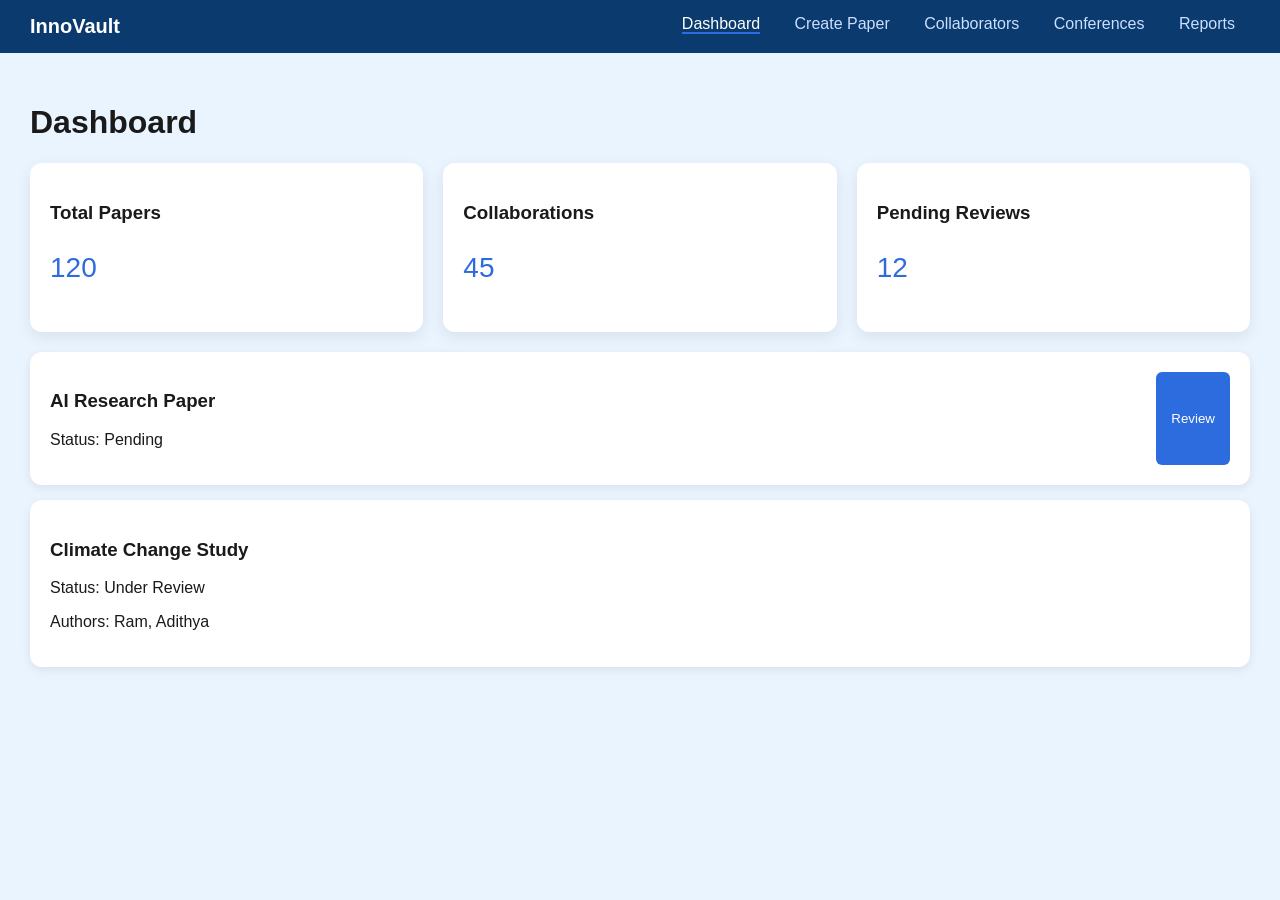
<file: index.html>
<!DOCTYPE html>
<html>
<head>
<title>Dashboard</title>
<link rel="stylesheet" href="css/style.css">
</head>
<body>

<div class="navbar">
    <div class="logo">InnoVault</div>

    <div class="menu">
        <a href="index.html">Dashboard</a>
        <a href="create-paper.html">Create Paper</a>
        <a href="collaborators.html">Collaborators</a>
        <a href="conference.html">Conferences</a>
        <a href="analytics.html">Reports</a>
    </div>
</div>

<div class="container">
<h1>Dashboard</h1>

<div class="card-container">
    <div class="card"><h3>Total Papers</h3><p class="big">120</p></div>
    <div class="card"><h3>Collaborations</h3><p class="big">45</p></div>
    <div class="card"><h3>Pending Reviews</h3><p class="big">12</p></div>
</div>

<div class="paper-card">
    <div>
        <h3>AI Research Paper</h3>
        <p>Status: Pending</p>
    </div>
    <button class="btn primary">Review</button>
</div>

<div class="paper-card">
    <div>
        <h3>Climate Change Study</h3>
        <p>Status: Under Review</p>
        <p>Authors: Ram, Adithya</p>
    </div>
</div>

</div>

<script src="js/script.js"></script>
</body>
</html>
</file>
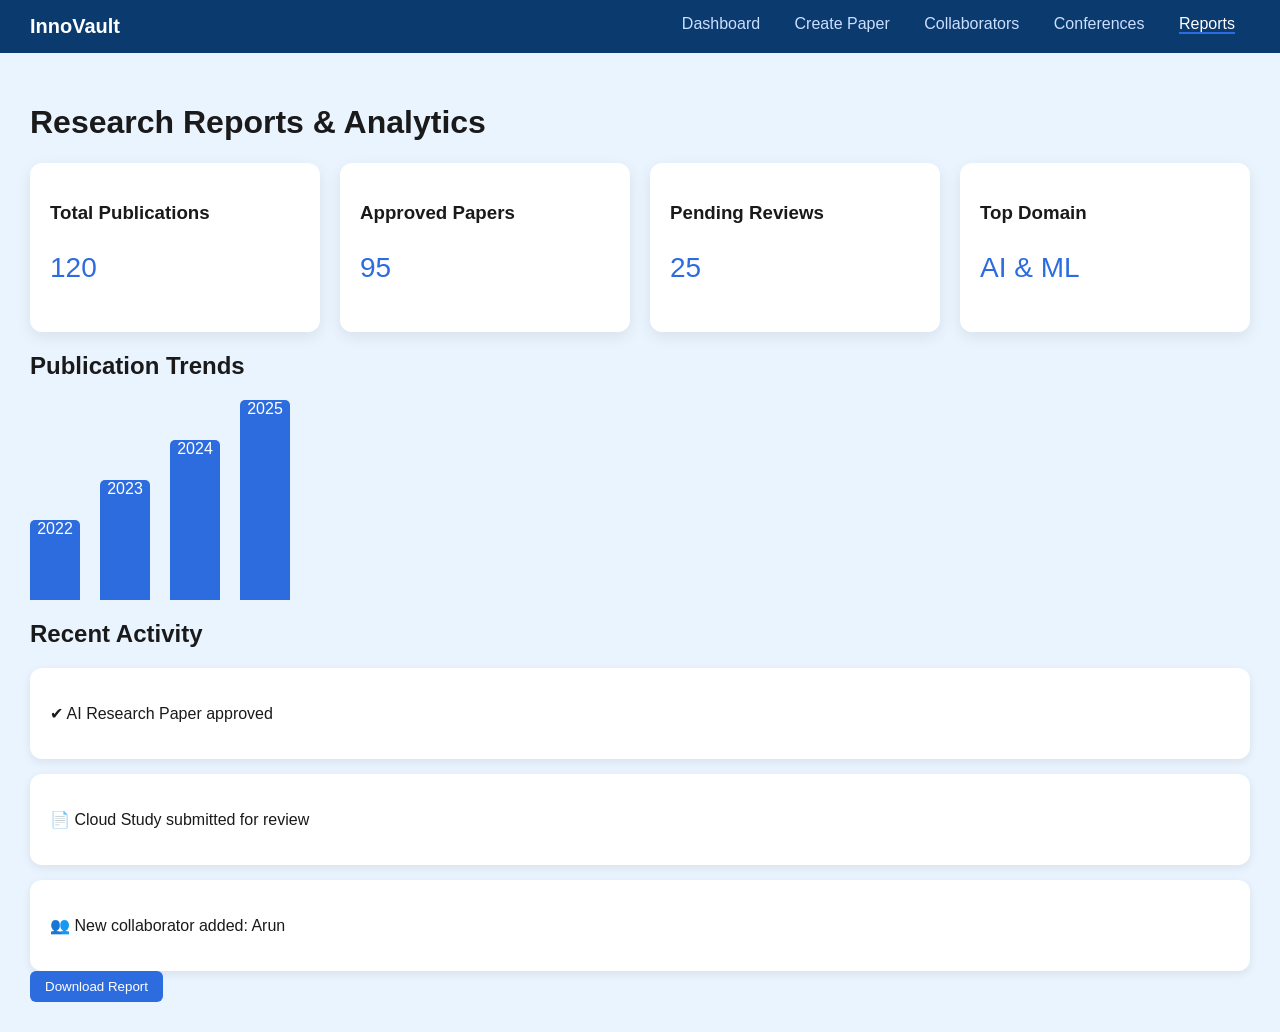
<file: analytics.html>
<!DOCTYPE html>
<html>
<head>
<title>Reports</title>
<link rel="stylesheet" href="css/style.css">
</head>
<body>

<div class="navbar">
    <div class="logo">InnoVault</div>
    <div class="menu">
        <a href="index.html">Dashboard</a>
        <a href="create-paper.html">Create Paper</a>
        <a href="collaborators.html">Collaborators</a>
        <a href="conference.html">Conferences</a>
        <a href="analytics.html" class="active">Reports</a>
    </div>
</div>

<div class="container">

<h1>Research Reports & Analytics</h1>

<!-- SUMMARY CARDS -->
<div class="card-container">

    <div class="card">
        <h3>Total Publications</h3>
        <p class="big">120</p>
    </div>

    <div class="card">
        <h3>Approved Papers</h3>
        <p class="big">95</p>
    </div>

    <div class="card">
        <h3>Pending Reviews</h3>
        <p class="big">25</p>
    </div>

    <div class="card">
        <h3>Top Domain</h3>
        <p class="big">AI & ML</p>
    </div>

</div>

<!-- CHART SECTION -->
<h2>Publication Trends</h2>

<div class="chart-box">
    <div class="bar" style="height: 40%">2022</div>
    <div class="bar" style="height: 60%">2023</div>
    <div class="bar" style="height: 80%">2024</div>
    <div class="bar" style="height: 100%">2025</div>
</div>

<!-- ACTIVITY LOG -->
<h2>Recent Activity</h2>

<div class="paper-card">
    <p>✔ AI Research Paper approved</p>
</div>

<div class="paper-card">
    <p>📄 Cloud Study submitted for review</p>
</div>

<div class="paper-card">
    <p>👥 New collaborator added: Arun</p>
</div>

<!-- DOWNLOAD -->
<button class="btn primary">Download Report</button>

</div>

</body>
</html>
</file>
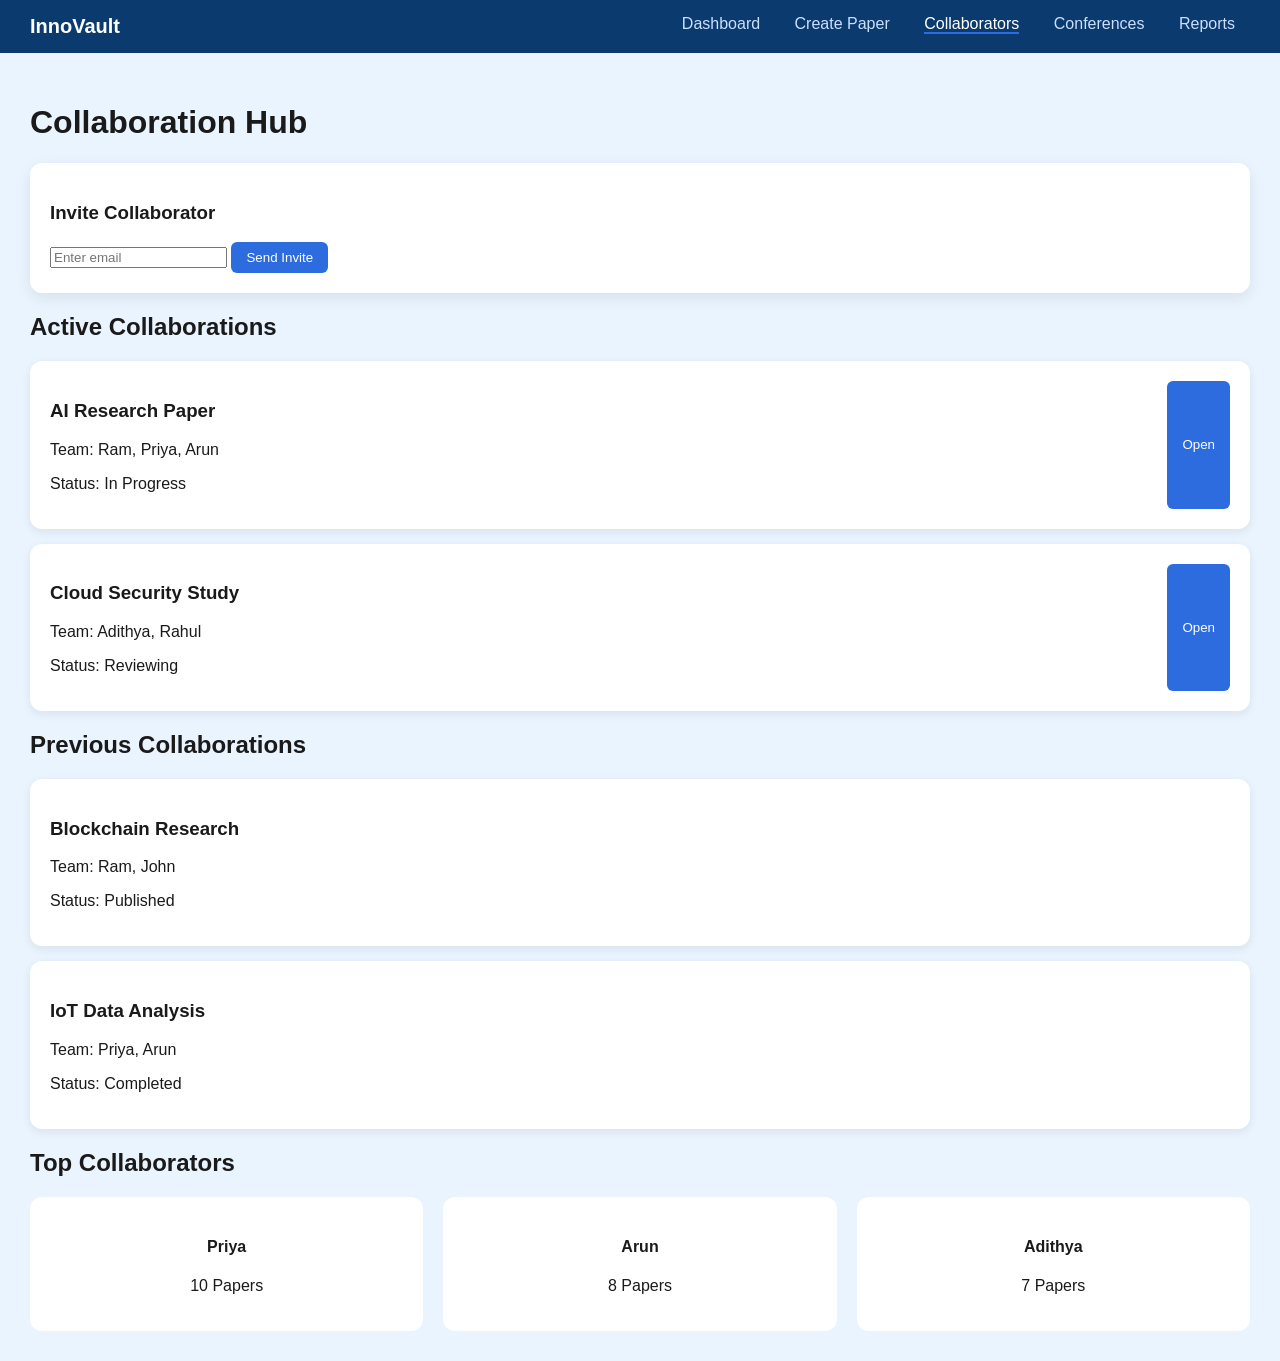
<file: collaborators.html>
<!DOCTYPE html>
<html>
<head>
<title>Collaborations</title>
<link rel="stylesheet" href="css/style.css">
</head>
<body>

<div class="navbar">
    <div class="logo">InnoVault</div>
    <div class="menu">
        <a href="index.html">Dashboard</a>
        <a href="create-paper.html">Create Paper</a>
        <a href="collaborators.html" class="active">Collaborators</a>
        <a href="conference.html">Conferences</a>
        <a href="analytics.html">Reports</a>
    </div>
</div>

<div class="container">

<h1>Collaboration Hub</h1>

<!-- INVITE -->
<div class="card">
    <h3>Invite Collaborator</h3>
    <input placeholder="Enter email">
    <button class="btn primary">Send Invite</button>
</div>

<!-- ACTIVE COLLAB -->
<h2>Active Collaborations</h2>

<div class="collab-card">
    <div>
        <h3>AI Research Paper</h3>
        <p>Team: Ram, Priya, Arun</p>
        <p>Status: In Progress</p>
    </div>
    <button class="btn primary">Open</button>
</div>

<div class="collab-card">
    <div>
        <h3>Cloud Security Study</h3>
        <p>Team: Adithya, Rahul</p>
        <p>Status: Reviewing</p>
    </div>
    <button class="btn primary">Open</button>
</div>

<!-- PREVIOUS -->
<h2>Previous Collaborations</h2>

<div class="collab-card">
    <div>
        <h3>Blockchain Research</h3>
        <p>Team: Ram, John</p>
        <p>Status: Published</p>
    </div>
</div>

<div class="collab-card">
    <div>
        <h3>IoT Data Analysis</h3>
        <p>Team: Priya, Arun</p>
        <p>Status: Completed</p>
    </div>
</div>

<!-- TOP COLLAB -->
<h2>Top Collaborators</h2>

<div class="top-collab">
    <div class="person">
        <h4>Priya</h4>
        <p>10 Papers</p>
    </div>

    <div class="person">
        <h4>Arun</h4>
        <p>8 Papers</p>
    </div>

    <div class="person">
        <h4>Adithya</h4>
        <p>7 Papers</p>
    </div>
</div>

</div>

</body>
</html>
</file>
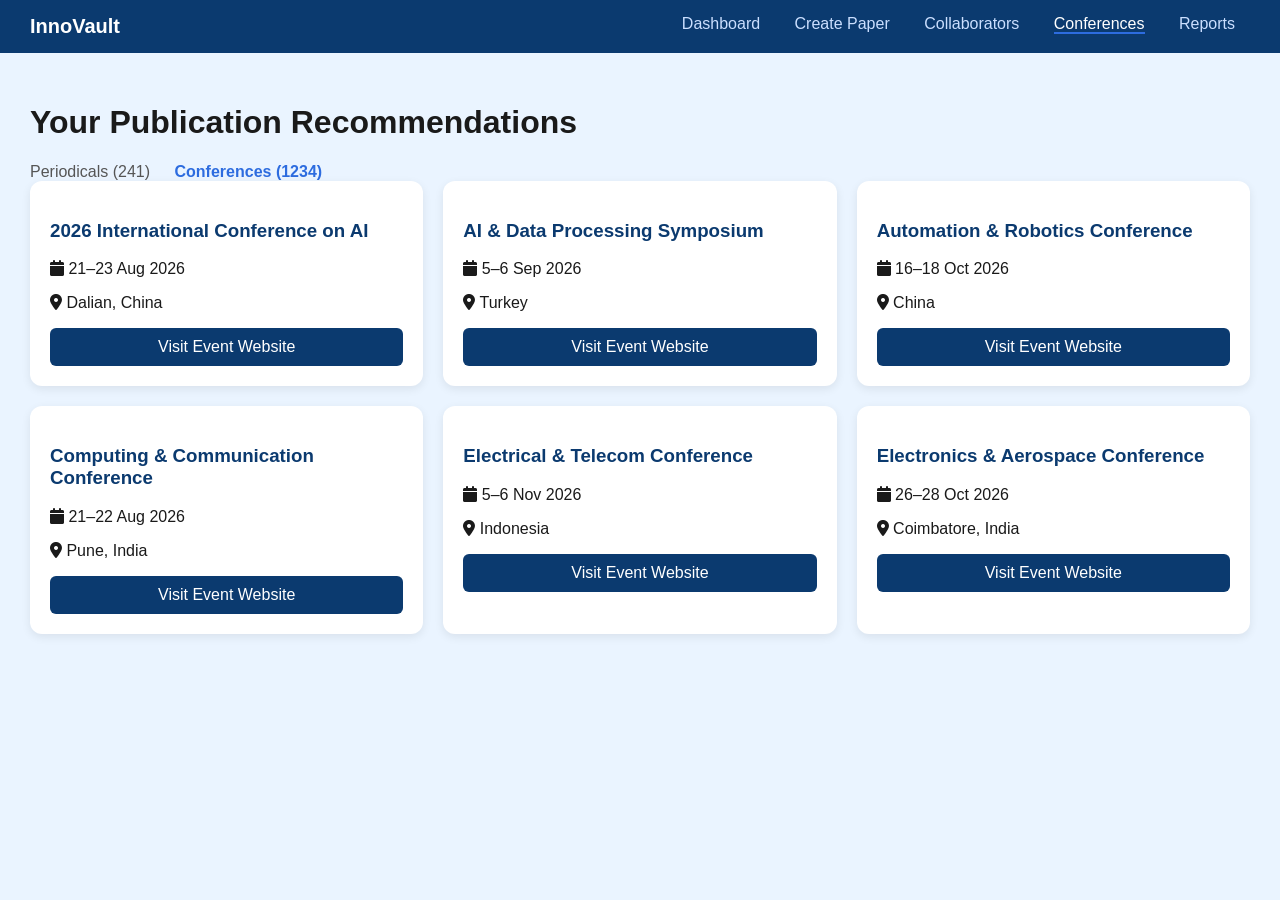
<file: conference.html>
<!DOCTYPE html>
<html>
<head>
<meta charset="UTF-8">
<title>Conference Finder</title>

<!-- CSS -->
<link rel="stylesheet" href="css/style.css">

<!-- ICONS -->
<link rel="stylesheet" href="https://cdnjs.cloudflare.com/ajax/libs/font-awesome/6.5.0/css/all.min.css">

</head>

<body>

<!-- NAVBAR -->
<div class="navbar">
    <div class="logo">InnoVault</div>

    <div class="menu">
        <a href="index.html">Dashboard</a>
        <a href="create-paper.html">Create Paper</a>
        <a href="collaborators.html">Collaborators</a>
        <a href="conference.html" class="active">Conferences</a>
        <a href="analytics.html">Reports</a>
    </div>
</div>

<div class="container">

<h1>Your Publication Recommendations</h1>

<!-- TABS -->
<div class="tabs">
    <span>Periodicals (241)</span>
    <span class="active">Conferences (1234)</span>
</div>

<!-- GRID -->
<div class="grid">

<!-- CARD 1 -->
<div class="conf-card">
    <h3>2026 International Conference on AI</h3>
    <p><i class="fa fa-calendar"></i> 21–23 Aug 2026</p>
    <p><i class="fa fa-map-marker-alt"></i> Dalian, China</p>

    <a class="visit-btn"
       href="https://publishingportal.ieee.org/app/publication-recommendations?tab=Conferences"
       target="_blank">
       Visit Event Website
    </a>
</div>

<!-- CARD 2 -->
<div class="conf-card">
    <h3>AI & Data Processing Symposium</h3>
    <p><i class="fa fa-calendar"></i> 5–6 Sep 2026</p>
    <p><i class="fa fa-map-marker-alt"></i> Turkey</p>

    <a class="visit-btn"
       href="https://publishingportal.ieee.org/app/publication-recommendations?tab=Conferences"
       target="_blank">
       Visit Event Website
    </a>
</div>

<!-- CARD 3 -->
<div class="conf-card">
    <h3>Automation & Robotics Conference</h3>
    <p><i class="fa fa-calendar"></i> 16–18 Oct 2026</p>
    <p><i class="fa fa-map-marker-alt"></i> China</p>

    <a class="visit-btn"
       href="https://publishingportal.ieee.org/app/publication-recommendations?tab=Conferences"
       target="_blank">
       Visit Event Website
    </a>
</div>

<!-- CARD 4 -->
<div class="conf-card">
    <h3>Computing & Communication Conference</h3>
    <p><i class="fa fa-calendar"></i> 21–22 Aug 2026</p>
    <p><i class="fa fa-map-marker-alt"></i> Pune, India</p>

    <a class="visit-btn"
       href="https://publishingportal.ieee.org/app/publication-recommendations?tab=Conferences"
       target="_blank">
       Visit Event Website
    </a>
</div>

<!-- CARD 5 -->
<div class="conf-card">
    <h3>Electrical & Telecom Conference</h3>
    <p><i class="fa fa-calendar"></i> 5–6 Nov 2026</p>
    <p><i class="fa fa-map-marker-alt"></i> Indonesia</p>

    <a class="visit-btn"
       href="https://publishingportal.ieee.org/app/publication-recommendations?tab=Conferences"
       target="_blank">
       Visit Event Website
    </a>
</div>

<!-- CARD 6 -->
<div class="conf-card">
    <h3>Electronics & Aerospace Conference</h3>
    <p><i class="fa fa-calendar"></i> 26–28 Oct 2026</p>
    <p><i class="fa fa-map-marker-alt"></i> Coimbatore, India</p>

    <a class="visit-btn"
       href="https://publishingportal.ieee.org/app/publication-recommendations?tab=Conferences"
       target="_blank">
       Visit Event Website
    </a>
</div>

</div>

</div>

</body>
</html>
</file>
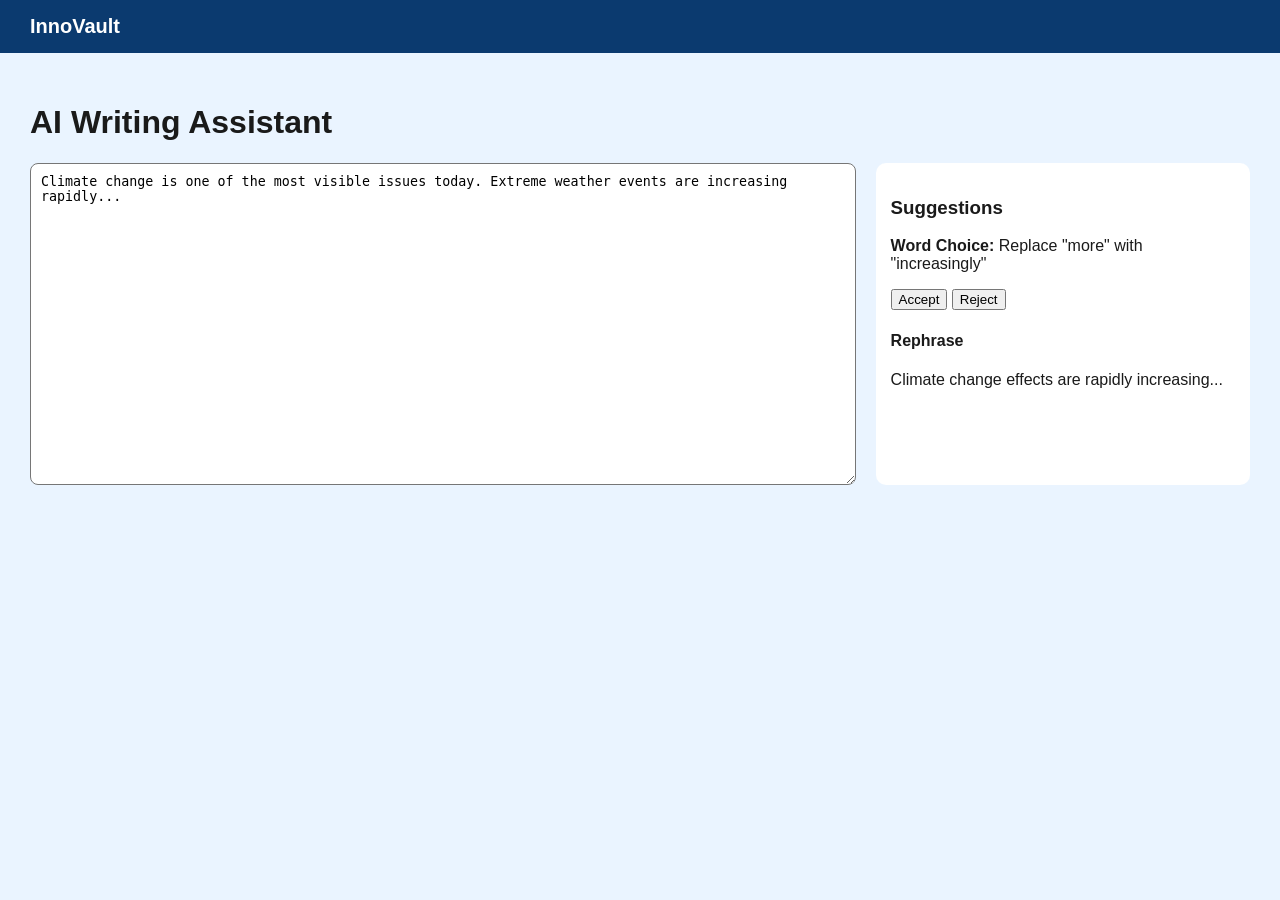
<file: editor.html>
<!DOCTYPE html>
<html>
<head>
<title>AI Writing</title>
<link rel="stylesheet" href="css/style.css">
</head>
<body>

<div class="navbar">
    <div class="logo">InnoVault</div>
</div>

<div class="container">

<h1>AI Writing Assistant</h1>

<div class="editor">

<textarea id="text">
Climate change is one of the most visible issues today. Extreme weather events are increasing rapidly...
</textarea>

<div class="sidebar">
    <h3>Suggestions</h3>
    <p><b>Word Choice:</b> Replace "more" with "increasingly"</p>
    <button>Accept</button>
    <button>Reject</button>

    <h4>Rephrase</h4>
    <p>Climate change effects are rapidly increasing...</p>
</div>

</div>

</div>

</body>
</html>
</file>
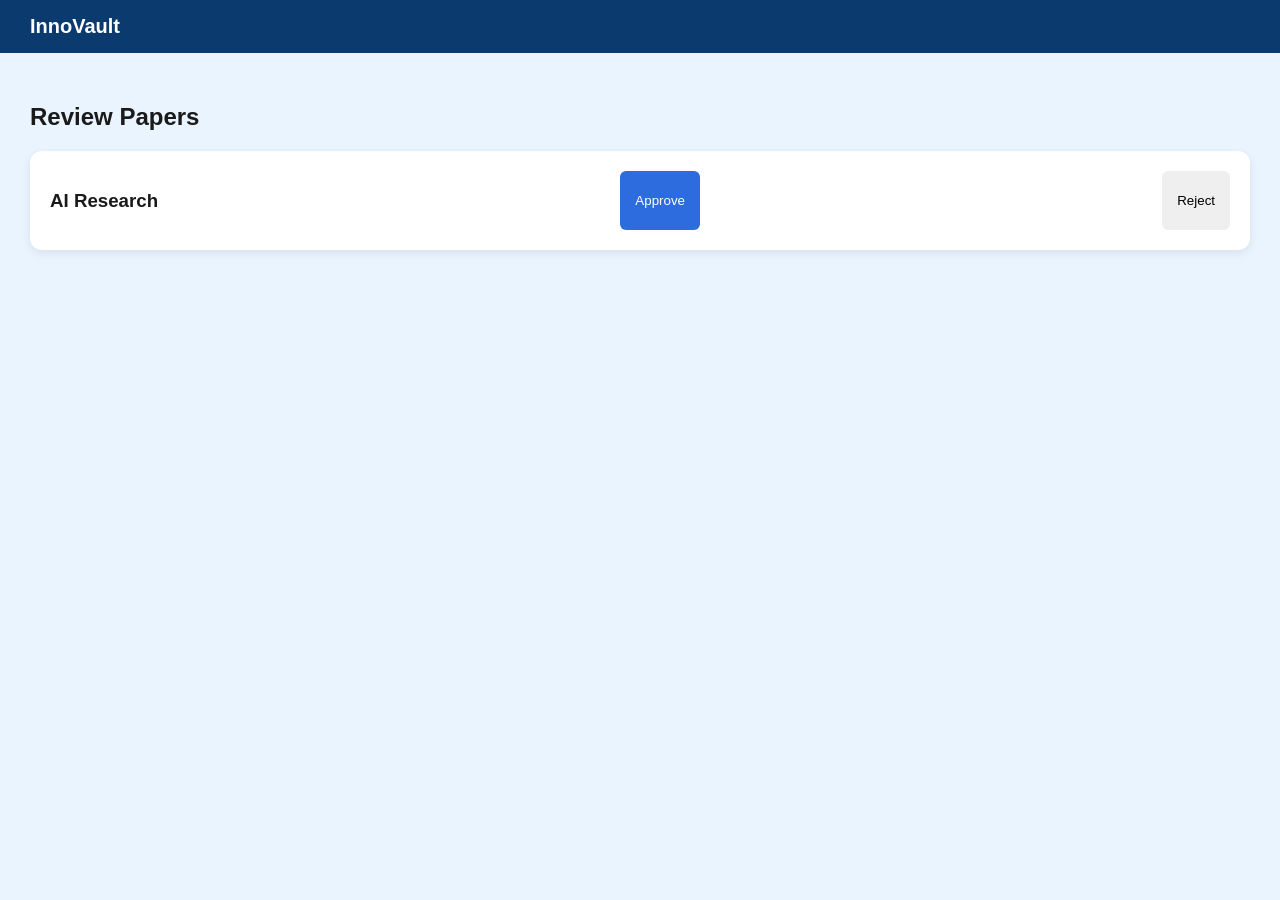
<file: review.html>
<!DOCTYPE html>
<html>
<head>
<title>Review</title>
<link rel="stylesheet" href="css/style.css">
</head>
<body>

<div class="navbar"><div class="logo">InnoVault</div></div>

<div class="container">
<h2>Review Papers</h2>

<div class="paper-card">
    <h3>AI Research</h3>
    <button class="btn primary">Approve</button>
    <button class="btn">Reject</button>
</div>

</div>
</body>
</html>
</file>
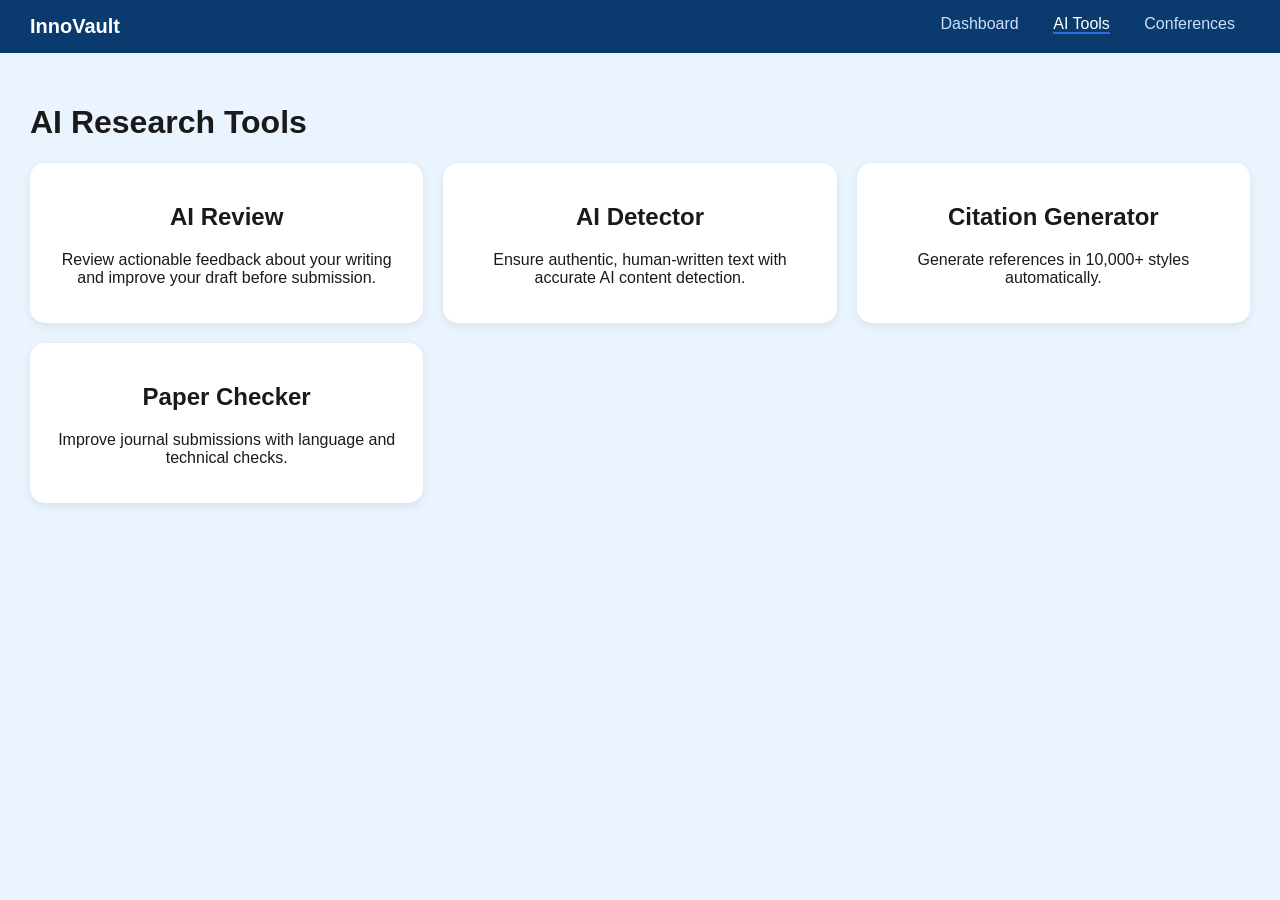
<file: tools.html>
<!DOCTYPE html>
<html>
<head>
<title>AI Tools</title>
<link rel="stylesheet" href="css/style.css">
</head>
<body>

<div class="navbar">
    <div class="logo">InnoVault</div>
    <div class="menu">
        <a href="index.html">Dashboard</a>
        <a href="tools.html" class="active">AI Tools</a>
        <a href="conference.html">Conferences</a>
    </div>
</div>

<div class="container">

<h1>AI Research Tools</h1>

<div class="grid">

<div class="tool-card">
    <h2>AI Review</h2>
    <p>Review actionable feedback about your writing and improve your draft before submission.</p>
</div>

<div class="tool-card">
    <h2>AI Detector</h2>
    <p>Ensure authentic, human-written text with accurate AI content detection.</p>
</div>

<div class="tool-card">
    <h2>Citation Generator</h2>
    <p>Generate references in 10,000+ styles automatically.</p>
</div>

<div class="tool-card">
    <h2>Paper Checker</h2>
    <p>Improve journal submissions with language and technical checks.</p>
</div>

</div>

</div>

</body>
</html>
</file>
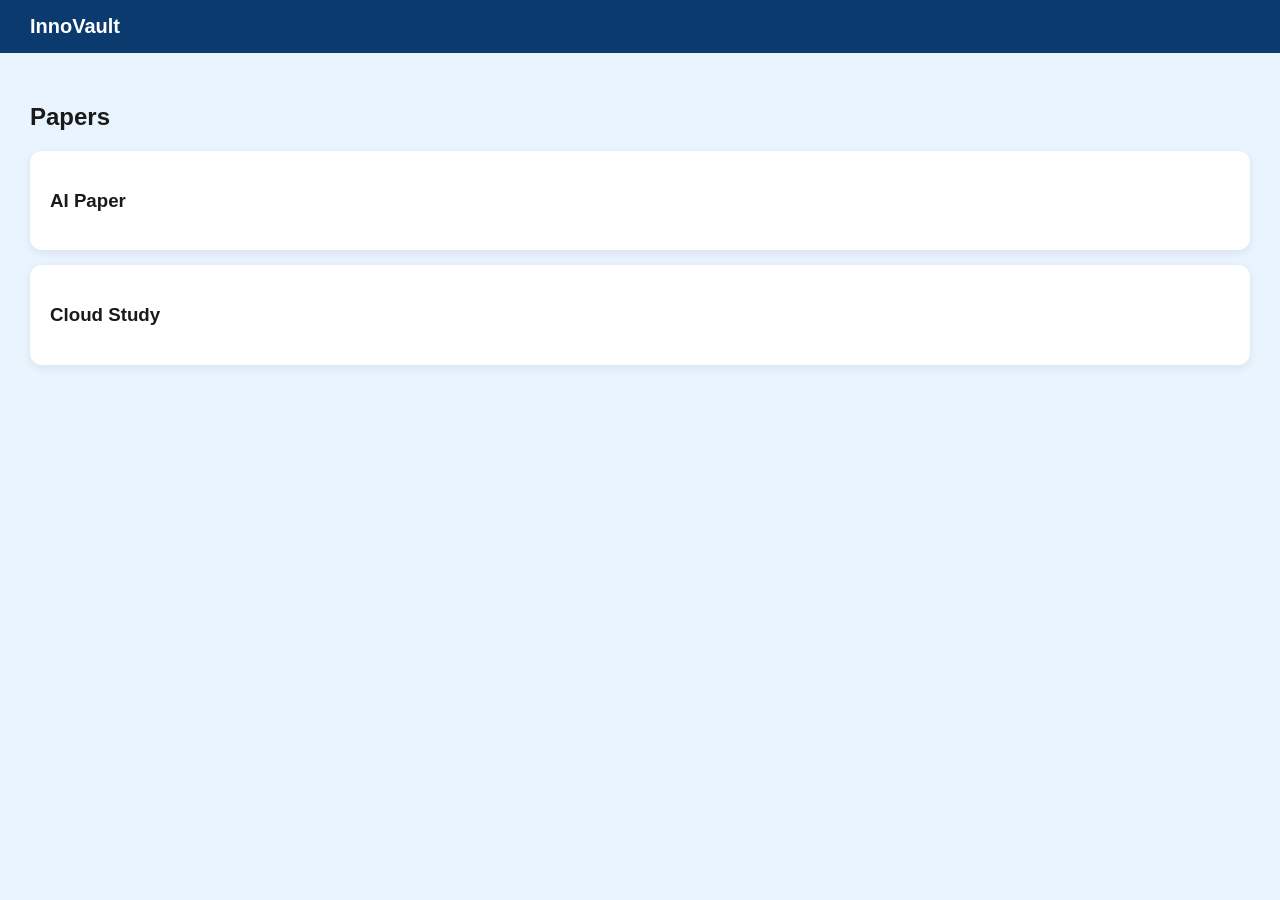
<file: view.html>
<!DOCTYPE html>
<html>
<head>
<title>View Papers</title>
<link rel="stylesheet" href="css/style.css">
</head>
<body>

<div class="navbar"><div class="logo">InnoVault</div></div>

<div class="container">
<h2>Papers</h2>

<div class="paper-card">
    <h3>AI Paper</h3>
</div>

<div class="paper-card">
    <h3>Cloud Study</h3>
</div>

</div>
</body>
</html>
</file>
<file: css/style.css>
body {
    margin: 0;
    font-family: "Segoe UI", Arial;
    background: #EAF4FF;
    color: #1A1A1A;
}

/* NAVBAR */
.navbar {
    display: flex;
    justify-content: space-between;
    padding: 15px 30px;
    background: #0B3A6F;
    color: white;
}

.logo {
    font-size: 20px;
    font-weight: bold;
}

.menu a {
    margin: 0 15px;
    text-decoration: none;
    color: #cbdfff;
    font-weight: 500;
}

.menu a.active,
.menu a:hover {
    color: white;
    border-bottom: 2px solid #2D6CDF;
}

/* CONTAINER */
.container {
    padding: 30px;
}

/* CARDS */
.card-container {
    display: flex;
    gap: 20px;
    margin-bottom: 20px;
}

.card {
    background: white;
    padding: 20px;
    flex: 1;
    border-radius: 12px;
    box-shadow: 0 5px 15px rgba(0,0,0,0.08);
}

.big {
    font-size: 28px;
    color: #2D6CDF;
}

/* PAPER / LIST CARD */
.paper-card,
.collab-card {
    background: white;
    padding: 20px;
    margin-top: 15px;
    display: flex;
    justify-content: space-between;
    border-radius: 12px;
    box-shadow: 0 3px 10px rgba(0,0,0,0.08);
}

/* BUTTON */
.btn {
    padding: 8px 15px;
    border-radius: 6px;
    border: none;
    cursor: pointer;
}

.btn.primary {
    background: #2D6CDF;
    color: white;
}

.btn.primary:hover {
    background: #1f4fb5;
}

/* SEARCH BOX */
.search-box {
    display: flex;
    gap: 10px;
    margin: 20px 0;
}

.search-box input {
    flex: 1;
    padding: 12px;
    border-radius: 6px;
    border: 1px solid #ccc;
}

.upload-btn {
    margin-bottom: 20px;
    padding: 10px;
    background: #2D6CDF;
    color: white;
    border-radius: 6px;
    border: none;
}

/* TABS */
.tabs span {
    margin-right: 20px;
    cursor: pointer;
    color: #555;
}

.tabs .active {
    color: #2D6CDF;
    font-weight: bold;
}

/* GRID (conference cards) */
.grid {
    display: grid;
    grid-template-columns: repeat(3, 1fr);
    gap: 20px;
}

.conf-card {
    background: white;
    padding: 20px;
    border-radius: 12px;
    box-shadow: 0 3px 10px rgba(0,0,0,0.08);
}

.conf-card h3 {
    color: #0B3A6F;
}

/* VISIT BUTTON */
.visit-btn {
    display: block;
    margin-top: 10px;
    text-align: center;
    background: #0B3A6F;
    color: white;
    padding: 10px;
    border-radius: 6px;
    text-decoration: none;
}

/* TOOL CARDS */
.tool-card {
    background: white;
    padding: 20px;
    border-radius: 15px;
    text-align: center;
    box-shadow: 0 3px 10px rgba(0,0,0,0.08);
}

/* TOP COLLAB */
.top-collab {
    display: flex;
    gap: 20px;
}

.person {
    background: white;
    padding: 20px;
    border-radius: 12px;
    flex: 1;
    text-align: center;
}

/* EDITOR */
.editor {
    display: flex;
    gap: 20px;
}

textarea {
    width: 70%;
    height: 300px;
    padding: 10px;
    border-radius: 8px;
}

.sidebar {
    width: 30%;
    background: white;
    padding: 15px;
    border-radius: 10px;
}

/* CHART */
.chart-box {
    display: flex;
    align-items: flex-end;
    gap: 20px;
    height: 200px;
    margin: 20px 0;
}

.bar {
    width: 50px;
    background: #2D6CDF;
    color: white;
    text-align: center;
    border-radius: 5px 5px 0 0;
}

.visit-btn {
    display: inline-block;
    margin-top: 12px;
    padding: 10px 18px;
    background: #0B3A6F;   /* dark blue */
    color: white;
    font-weight: 500;
    border-radius: 6px;
    text-decoration: none;
    border: none;
    transition: all 0.3s ease;
}

/* Hover effect */
.visit-btn:hover {
    background: #2D6CDF;   /* lighter blue */
    transform: translateY(-2px);
    box-shadow: 0 4px 10px rgba(0,0,0,0.2);
}

/* Active click effect */
.visit-btn:active {
    transform: scale(0.97);
}

/* GRID */
.grid {
    display: grid;
    grid-template-columns: repeat(3, 1fr);
    gap: 20px;
}

/* CARD */
.conf-card {
    background: white;
    padding: 20px;
    border-radius: 12px;
    box-shadow: 0 3px 10px rgba(0,0,0,0.08);
}

.conf-card h3 {
    color: #0B3A6F;
}

/* BUTTON */
.visit-btn {
    display: block;
    margin-top: 10px;
    text-align: center;
    background: #0B3A6F;
    color: white;
    padding: 10px;
    border-radius: 6px;
    text-decoration: none;
    transition: 0.3s;
}

.visit-btn:hover {
    background: #2D6CDF;
    transform: translateY(-2px);
}
</file>
